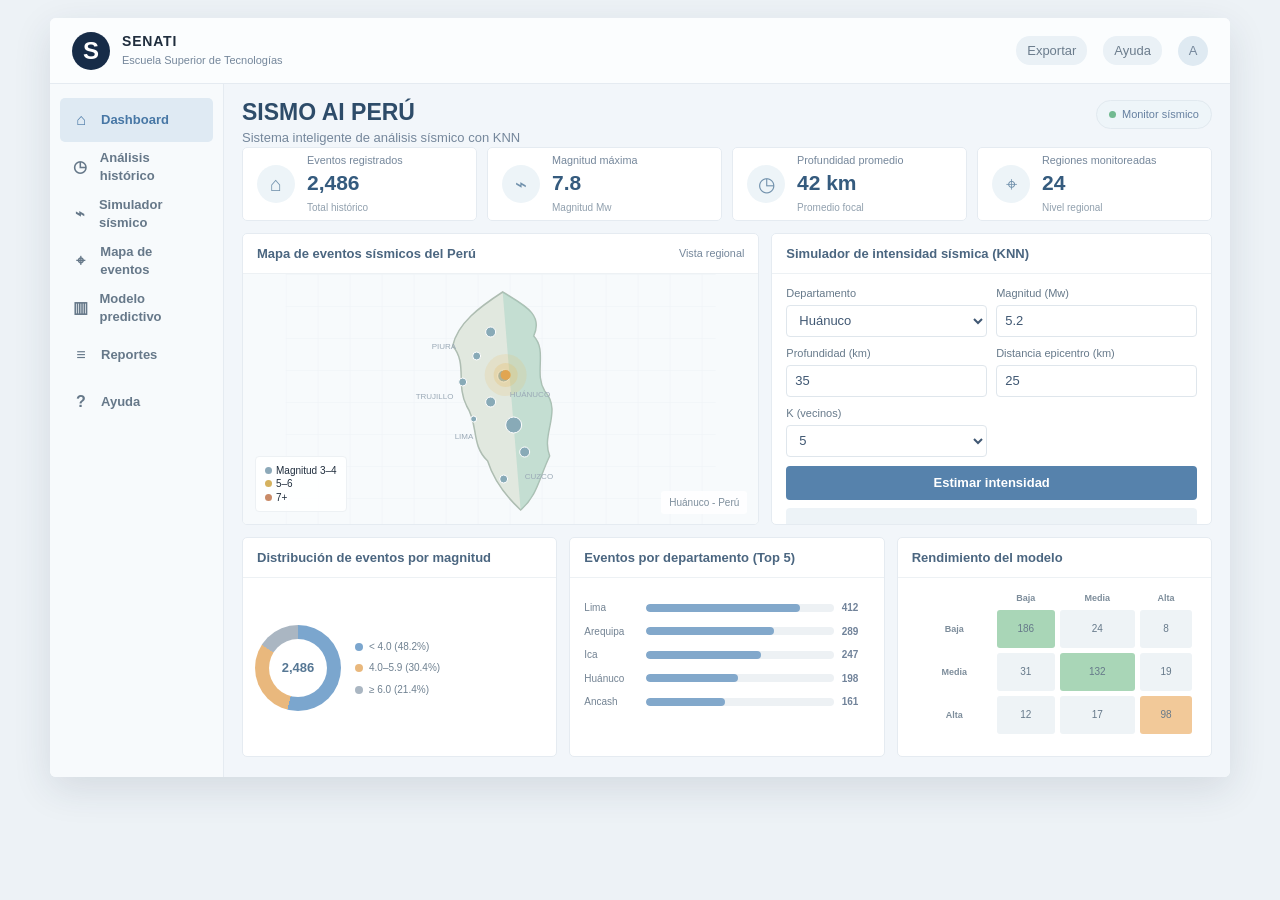
<file: SISMO_AI_PERU.html>
<!doctype html>
<html lang="es">
<head>
  <meta charset="utf-8">
  <meta name="viewport" content="width=device-width, initial-scale=1">
  <title>SISMO AI PERÚ - Monitor Sísmico</title>
  <style>
    :root {
      --ink: #1f2d3d;
      --muted: #75879b;
      --line: #e5ebf1;
      --panel: #ffffff;
      --blue: #4a78a8;
      --blue2: #6b91bd;
      --sky: #79c6df;
      --green: #77bc91;
      --gold: #f0bb71;
      --rose: #d87979;
      --nav: #eef4f8;
    }
    * { box-sizing: border-box; }
    body {
      margin: 0;
      min-width: 1100px;
      background: #edf2f6;
      color: var(--ink);
      font: 13px/1.35 "Segoe UI", Arial, sans-serif;
    }
    button, input, select { font: inherit; }
    .app {
      width: 1180px;
      min-height: 680px;
      margin: 18px auto;
      background: var(--panel);
      border-radius: 6px;
      box-shadow: 0 12px 38px rgba(31, 51, 71, .12);
      overflow: hidden;
    }
    .topbar {
      height: 66px;
      display: flex;
      align-items: center;
      justify-content: space-between;
      padding: 0 22px;
      background: #fbfdfe;
      border-bottom: 1px solid var(--line);
    }
    .brand { display: flex; align-items: center; gap: 12px; }
    .brand-mark {
      width: 38px; height: 38px; border-radius: 50%;
      display: grid; place-items: center;
      background: #172c48; color: #fff;
      font-size: 24px; font-weight: 800; line-height: 1;
    }
    .brand-copy strong { display: block; font-size: 14px; letter-spacing: .8px; }
    .brand-copy span { color: var(--muted); font-size: 11px; }
    .top-actions { display: flex; align-items: center; gap: 16px; color: var(--muted); }
    .top-actions button {
      border: 0; border-radius: 14px; background: #eaf1f6;
      color: #6c7d8d; padding: 6px 11px; cursor: pointer;
    }
    .top-actions .profile {
      width: 30px; height: 30px; border-radius: 50%;
      background: #dfeaf2; display: grid; place-items: center;
    }
    .shell { display: grid; grid-template-columns: 174px 1fr; min-height: 614px; }
    .sidebar {
      background: #f7fafc;
      border-right: 1px solid var(--line);
      padding: 14px 10px;
    }
    .nav-item {
      height: 44px; display: flex; align-items: center; gap: 11px;
      margin-bottom: 3px; padding: 0 12px; border-radius: 5px;
      color: #667889; cursor: pointer; font-weight: 600;
    }
    .nav-item.active { background: #dfeaf3; color: #4777a5; }
    .nav-icon { width: 18px; text-align: center; font-size: 16px; }
    .main { background: #f2f6fa; padding: 16px 18px 20px; }
    .title-row {
      height: 47px; display: flex; align-items: flex-start;
      justify-content: space-between;
    }
    .title-row h1 { margin: 0; font-size: 23px; line-height: 1.1; color: #2e4c69; }
    .title-row p { margin: 4px 0 0; color: var(--muted); }
    .live {
      background: #eef5f9; color: #6680a0; border: 1px solid #e1e9ef;
      border-radius: 15px; padding: 6px 12px; font-size: 11px;
    }
    .live i {
      display: inline-block; width: 7px; height: 7px; border-radius: 50%;
      margin-right: 6px; background: #72ba91;
    }
    .metrics {
      display: grid; grid-template-columns: repeat(4, 1fr);
      gap: 10px; margin-bottom: 12px;
    }
    .metric {
      height: 74px; background: var(--panel); border: 1px solid var(--line);
      border-radius: 5px; display: flex; align-items: center;
      padding: 10px 14px; gap: 12px;
    }
    .metric-icon {
      width: 38px; height: 38px; border-radius: 50%;
      display: grid; place-items: center;
      background: #edf4f8; color: #7191ac; font-size: 20px;
    }
    .metric small { display: block; color: var(--muted); margin-bottom: 2px; }
    .metric strong { display: block; font-size: 21px; color: #355b7e; }
    .metric span { color: #91a0ae; font-size: 10px; }
    .dashboard-grid {
      display: grid;
      grid-template-columns: 1.08fr .92fr;
      grid-template-rows: 292px 220px;
      gap: 12px;
    }
    .card {
      background: var(--panel); border: 1px solid var(--line);
      border-radius: 5px; overflow: hidden;
    }
    .card-head {
      height: 40px; display: flex; align-items: center;
      justify-content: space-between; padding: 0 14px;
      border-bottom: 1px solid #edf1f4;
    }
    .card-head h2 { margin: 0; font-size: 13px; color: #4b6680; }
    .card-head small { color: var(--muted); }
    .map-card { position: relative; }
    .map-body {
      position: relative; height: 250px; overflow: hidden;
      background: #f7fafc;
    }
    .map-body svg { width: 100%; height: 100%; }
    .map-key {
      position: absolute; left: 12px; bottom: 12px;
      background: rgba(255,255,255,.94); border: 1px solid #edf1f4;
      border-radius: 4px; padding: 7px 9px; font-size: 10px;
    }
    .key-dot { display: inline-block; width: 7px; height: 7px; border-radius: 50%; margin-right: 4px; }
    .map-caption {
      position: absolute; right: 11px; bottom: 10px;
      padding: 5px 8px; border-radius: 3px;
      background: rgba(255,255,255,.9); color: #7d8e9c; font-size: 10px;
    }
    .sim-card { padding-bottom: 10px; }
    .form-grid {
      display: grid; grid-template-columns: 1fr 1fr; gap: 9px;
      padding: 12px 14px 8px;
    }
    .field label { display: block; margin-bottom: 4px; color: #66798a; font-size: 11px; }
    .field input, .field select {
      width: 100%; height: 32px; border: 1px solid #dfe6ec;
      border-radius: 4px; background: #fff; color: #405873; padding: 0 8px;
    }
    .run-button {
      width: calc(100% - 28px); height: 34px; margin: 1px 14px 8px;
      border: 0; border-radius: 4px; background: #5682ac; color: #fff;
      cursor: pointer; font-weight: 700;
    }
    .run-button:hover { background: #46739d; }
    .result {
      height: 66px; margin: 0 14px; border-radius: 4px;
      background: #edf3f7; display: grid; grid-template-columns: 1fr 1fr;
      align-items: center; padding: 8px 12px;
    }
    .result small { color: #7b8b9a; }
    .result strong { display: block; color: #476a8d; font-size: 16px; }
    .probability { display: grid; grid-template-columns: repeat(3, 1fr); gap: 5px; }
    .probability div { text-align: right; }
    .probability b { display: block; color: #627b91; }
    .probability span { color: #91a0ad; font-size: 10px; }
    .lower-grid {
      display: grid; grid-template-columns: 1fr 1fr 1fr;
      grid-column: 1 / 3; gap: 12px;
    }
    .mini-card { min-height: 220px; }
    .donut-wrap { height: 180px; display: flex; align-items: center; padding: 10px 12px; }
    .donut {
      width: 86px; height: 86px; border-radius: 50%;
      background: conic-gradient(#7ba6ce 0 54%, #e9b87d 54% 84%, #aab6c2 84% 100%);
      display: grid; place-items: center; margin-right: 14px;
    }
    .donut:after {
      content: "2,486"; width: 58px; height: 58px; border-radius: 50%;
      background: #fff; display: grid; place-items: center;
      color: #567794; font-weight: 800;
    }
    .legend-row { display: flex; align-items: center; margin: 8px 0; color: #6f8191; font-size: 10px; }
    .legend-row i { width: 8px; height: 8px; border-radius: 50%; margin-right: 6px; }
    .bars { padding: 13px 14px; }
    .bar-row { display: grid; grid-template-columns: 54px 1fr 28px; align-items: center; gap: 8px; margin: 10px 0; }
    .bar-row label { color: #738393; font-size: 10px; }
    .bar-track { height: 8px; background: #edf1f4; border-radius: 5px; overflow: hidden; }
    .bar-fill { height: 100%; background: #82a8cb; border-radius: 5px; }
    .bar-row b { color: #71839a; font-size: 10px; }
    .confusion { padding: 15px 14px; }
    .confusion table { width: 100%; border-collapse: separate; border-spacing: 5px; text-align: center; }
    .confusion th { color: #7d8d9b; font-size: 9px; }
    .confusion td {
      height: 38px; border-radius: 3px; color: #66798a;
      background: #eef3f6; font-size: 10px;
    }
    .confusion td.good { background: #a9d6b7; }
    .confusion td.warn { background: #f2c999; }
    .confusion td.low { background: #dce4c8; }
    @media (max-width: 1220px) {
      .app { margin: 10px; width: calc(100% - 20px); }
    }
  </style>
</head>
<body>
  <div class="app">
    <header class="topbar">
      <div class="brand">
        <div class="brand-mark">S</div>
        <div class="brand-copy">
          <strong>SENATI</strong>
          <span>Escuela Superior de Tecnologías</span>
        </div>
      </div>
      <div class="top-actions">
        <button>Exportar</button>
        <button>Ayuda</button>
        <div class="profile">A</div>
      </div>
    </header>
    <div class="shell">
      <aside class="sidebar">
        <div class="nav-item active"><span class="nav-icon">⌂</span>Dashboard</div>
        <div class="nav-item"><span class="nav-icon">◷</span>Análisis histórico</div>
        <div class="nav-item"><span class="nav-icon">⌁</span>Simulador sísmico</div>
        <div class="nav-item"><span class="nav-icon">⌖</span>Mapa de eventos</div>
        <div class="nav-item"><span class="nav-icon">▥</span>Modelo predictivo</div>
        <div class="nav-item"><span class="nav-icon">≡</span>Reportes</div>
        <div class="nav-item"><span class="nav-icon">?</span>Ayuda</div>
      </aside>

      <main class="main">
        <div class="title-row">
          <div>
            <h1>SISMO AI PERÚ</h1>
            <p>Sistema inteligente de análisis sísmico con KNN</p>
          </div>
          <div class="live"><i></i>Monitor sísmico</div>
        </div>

        <section class="metrics">
          <div class="metric">
            <div class="metric-icon">⌂</div>
            <div><small>Eventos registrados</small><strong>2,486</strong><span>Total histórico</span></div>
          </div>
          <div class="metric">
            <div class="metric-icon">⌁</div>
            <div><small>Magnitud máxima</small><strong>7.8</strong><span>Magnitud Mw</span></div>
          </div>
          <div class="metric">
            <div class="metric-icon">◷</div>
            <div><small>Profundidad promedio</small><strong>42 km</strong><span>Promedio focal</span></div>
          </div>
          <div class="metric">
            <div class="metric-icon">⌖</div>
            <div><small>Regiones monitoreadas</small><strong>24</strong><span>Nivel regional</span></div>
          </div>
        </section>

        <section class="dashboard-grid">
          <article class="card map-card">
            <div class="card-head"><h2>Mapa de eventos sísmicos del Perú</h2><small>Vista regional</small></div>
            <div class="map-body">
              <svg viewBox="0 0 430 250" role="img" aria-label="Mapa estilizado de eventos sísmicos en Perú">
                <defs>
                  <pattern id="grid" width="32" height="32" patternUnits="userSpaceOnUse">
                    <path d="M32 0H0V32" fill="none" stroke="#edf2f5" stroke-width="1"/>
                  </pattern>
                </defs>
                <rect width="430" height="250" fill="url(#grid)"/>
                <path d="M217 18 C238 31 258 40 248 62 C262 77 248 99 259 117 C277 137 255 160 264 182 C253 205 252 221 235 236 C220 222 208 206 202 187 C185 171 193 150 181 132 C170 111 182 89 167 72 C172 49 194 33 217 18Z"
                  fill="#e1e8df" stroke="#aebdb2" stroke-width="1.5"/>
                <path d="M217 18 C238 31 258 40 248 62 C262 77 248 99 259 117 C277 137 255 160 264 182 C253 205 252 221 235 236"
                  fill="#9fd0c2" opacity=".45"/>
                <g fill="#88aab7" stroke="#fff" stroke-width="1">
                  <circle cx="205" cy="58" r="5"/><circle cx="191" cy="82" r="4"/>
                  <circle cx="218" cy="102" r="6"/><circle cx="205" cy="128" r="5"/>
                  <circle cx="228" cy="151" r="8"/><circle cx="239" cy="178" r="5"/>
                  <circle cx="218" cy="205" r="4"/><circle cx="177" cy="108" r="4"/>
                  <circle cx="188" cy="145" r="3"/>
                </g>
                <circle cx="220" cy="101" r="21" fill="#e7bd67" opacity=".18"/>
                <circle cx="220" cy="101" r="12" fill="#e7bd67" opacity=".28"/>
                <circle cx="220" cy="101" r="5" fill="#e1a551"/>
                <g fill="#9aa9b6" font-size="8">
                  <text x="146" y="75">PIURA</text><text x="130" y="125">TRUJILLO</text>
                  <text x="169" y="165">LIMA</text><text x="224" y="123">HUÁNUCO</text>
                  <text x="239" y="205">CUZCO</text>
                </g>
              </svg>
              <div class="map-key">
                <div><span class="key-dot" style="background:#8ca9b9"></span>Magnitud 3–4</div>
                <div><span class="key-dot" style="background:#d5b25f"></span>5–6</div>
                <div><span class="key-dot" style="background:#c98b68"></span>7+</div>
              </div>
              <div class="map-caption">Huánuco - Perú</div>
            </div>
          </article>

          <article class="card sim-card">
            <div class="card-head"><h2>Simulador de intensidad sísmica (KNN)</h2></div>
            <div class="form-grid">
              <div class="field"><label>Departamento</label><select id="department"><option>Huánuco</option><option>Lima</option><option>Arequipa</option></select></div>
              <div class="field"><label>Magnitud (Mw)</label><input id="magnitude" type="number" min="3" max="9" step=".1" value="5.2"></div>
              <div class="field"><label>Profundidad (km)</label><input id="depth" type="number" min="0" max="700" value="35"></div>
              <div class="field"><label>Distancia epicentro (km)</label><input id="distance" type="number" min="0" max="1000" value="25"></div>
              <div class="field"><label>K (vecinos)</label><select id="neighbors"><option>3</option><option selected>5</option><option>7</option><option>9</option></select></div>
            </div>
            <button class="run-button" id="run">Estimar intensidad</button>
            <div class="result">
              <div><small>Intensidad estimada</small><strong id="intensity">Fuerte</strong></div>
              <div class="probability">
                <div><span>Baja</span><b id="low">18%</b></div>
                <div><span>Media</span><b id="medium">32%</b></div>
                <div><span>Alta</span><b id="high">50%</b></div>
              </div>
            </div>
          </article>

          <div class="lower-grid">
            <article class="card mini-card">
              <div class="card-head"><h2>Distribución de eventos por magnitud</h2></div>
              <div class="donut-wrap">
                <div class="donut"></div>
                <div>
                  <div class="legend-row"><i style="background:#7ba6ce"></i>&lt; 4.0 (48.2%)</div>
                  <div class="legend-row"><i style="background:#e9b87d"></i>4.0–5.9 (30.4%)</div>
                  <div class="legend-row"><i style="background:#aab6c2"></i>≥ 6.0 (21.4%)</div>
                </div>
              </div>
            </article>
            <article class="card mini-card">
              <div class="card-head"><h2>Eventos por departamento (Top 5)</h2></div>
              <div class="bars">
                <div class="bar-row"><label>Lima</label><div class="bar-track"><div class="bar-fill" style="width:82%"></div></div><b>412</b></div>
                <div class="bar-row"><label>Arequipa</label><div class="bar-track"><div class="bar-fill" style="width:68%"></div></div><b>289</b></div>
                <div class="bar-row"><label>Ica</label><div class="bar-track"><div class="bar-fill" style="width:61%"></div></div><b>247</b></div>
                <div class="bar-row"><label>Huánuco</label><div class="bar-track"><div class="bar-fill" style="width:49%"></div></div><b>198</b></div>
                <div class="bar-row"><label>Ancash</label><div class="bar-track"><div class="bar-fill" style="width:42%"></div></div><b>161</b></div>
              </div>
            </article>
            <article class="card mini-card confusion">
              <div class="card-head" style="margin:-15px -14px 8px"><h2>Rendimiento del modelo</h2></div>
              <table>
                <tr><th></th><th>Baja</th><th>Media</th><th>Alta</th></tr>
                <tr><th>Baja</th><td class="good">186</td><td>24</td><td>8</td></tr>
                <tr><th>Media</th><td>31</td><td class="good">132</td><td>19</td></tr>
                <tr><th>Alta</th><td>12</td><td>17</td><td class="warn">98</td></tr>
              </table>
            </article>
          </div>
        </section>
      </main>
    </div>
  </div>

  <script>
    const samples = [
      [3.8, 70, 180, 0], [4.2, 50, 140, 0], [4.5, 90, 110, 0],
      [5.0, 40, 70, 1], [5.4, 55, 45, 1], [5.8, 30, 60, 1],
      [6.4, 20, 35, 2], [7.0, 25, 20, 2], [7.8, 15, 25, 2]
    ];

    document.getElementById("run").addEventListener("click", () => {
      const magnitude = Number(document.getElementById("magnitude").value);
      const depth = Number(document.getElementById("depth").value);
      const distance = Number(document.getElementById("distance").value);
      const k = Number(document.getElementById("neighbors").value);

      if (![magnitude, depth, distance].every(Number.isFinite) ||
          magnitude < 3 || magnitude > 9 || depth < 0 || depth > 700 || distance < 0 || distance > 1000) {
        document.getElementById("intensity").textContent = "Datos inválidos";
        return;
      }

      const scales = [10, 700, 1000];
      const input = [magnitude, depth, distance];
      const votes = [0, 0, 0];

      samples
        .map(row => ({
          category: row[3],
          distance: input.reduce((sum, value, index) =>
            sum + ((value - row[index]) / scales[index]) ** 2, 0)
        }))
        .sort((a, b) => a.distance - b.distance)
        .slice(0, k)
        .forEach(row => votes[row.category]++);

      const total = votes.reduce((a, b) => a + b, 0);
      const percentages = votes.map(vote => Math.round(vote / total * 100));
      const winner = votes.indexOf(Math.max(...votes));
      document.getElementById("intensity").textContent = ["Leve", "Moderada", "Fuerte"][winner];
      document.getElementById("low").textContent = percentages[0] + "%";
      document.getElementById("medium").textContent = percentages[1] + "%";
      document.getElementById("high").textContent = percentages[2] + "%";
    });
  </script>
</body>
</html>
</file>
